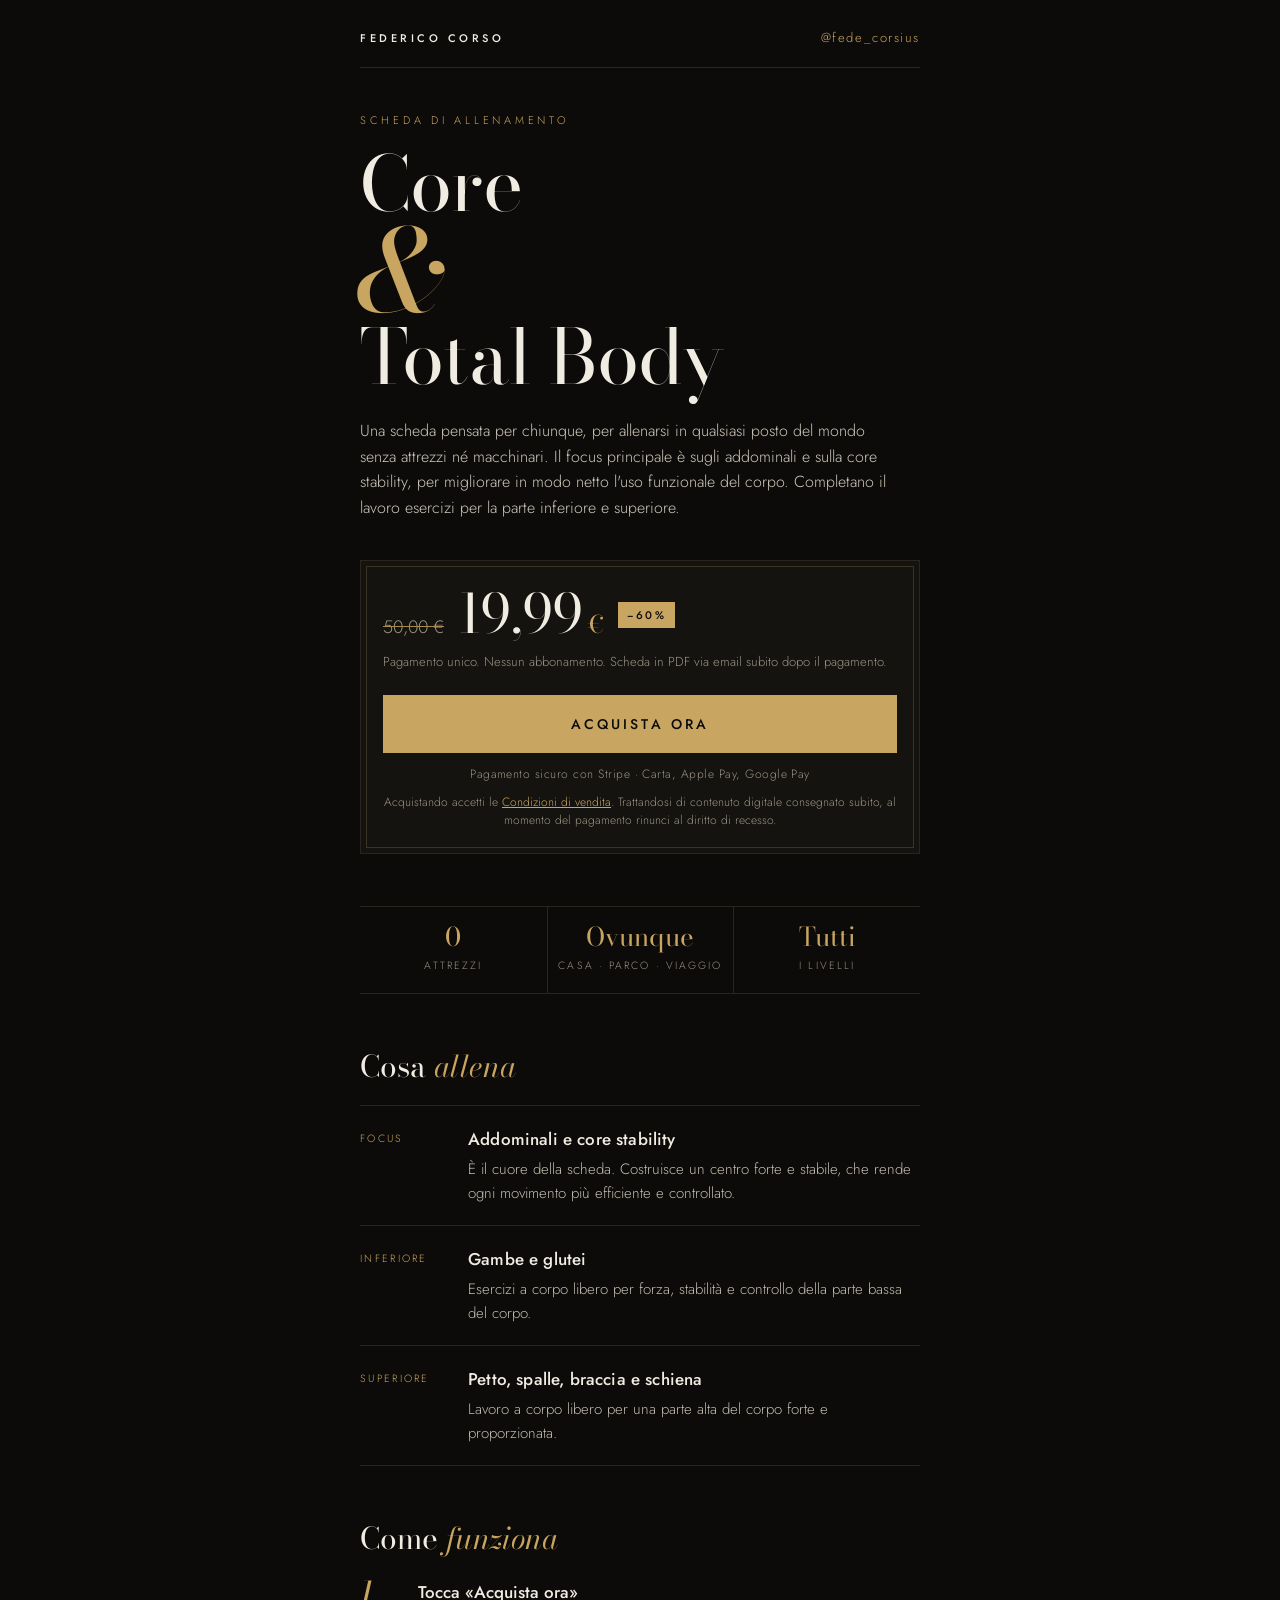
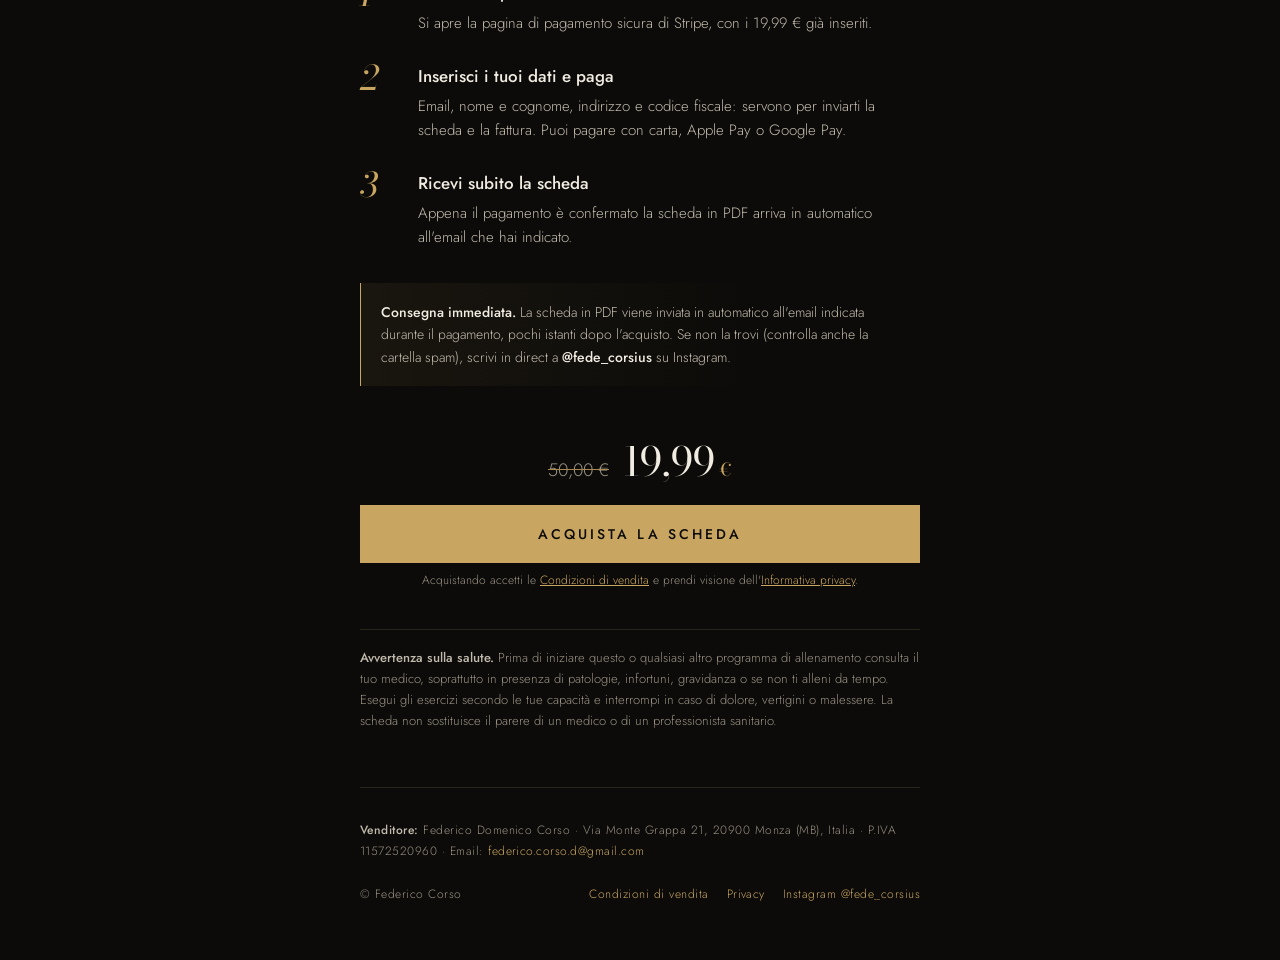
<file: index.html>
<!doctype html>
<html lang="it">
<head>
<meta charset="utf-8">
<meta name="viewport" content="width=device-width, initial-scale=1, viewport-fit=cover">
<meta name="description" content="Scheda di allenamento Core &amp; Total Body di Federico Corso: a corpo libero, ovunque, per tutti i livelli.">
<meta property="og:title" content="Core &amp; Total Body — Federico Corso">
<meta property="og:description" content="Scheda di allenamento a corpo libero. 19,99 € invece di 50 €.">
<title>Core &amp; Total Body</title>
<link rel="stylesheet" href="fonts/fonts.css">
<style>
  :root {
    color-scheme: dark;
    --ink: #0c0b09;
    --ink-2: #15130f;
    --line: #2a261e;
    --gold: #c8a560;
    --gold-soft: #a88a4f;
    --ivory: #f1ece2;
    --muted: #9a9284;
    --display: "Bodoni Moda", "Didot", "Bodoni 72", Georgia, serif;
    --body: "Jost", "Futura", "Century Gothic", system-ui, sans-serif;
  }
  * { box-sizing: border-box; }
  html { background: var(--ink); }
  body {
    margin: 0;
    background: var(--ink);
    color: var(--ivory);
    font-family: var(--body);
    font-weight: 300;
    font-size: 16px;
    line-height: 1.6;
    padding-inline: 20px;
    -webkit-font-smoothing: antialiased;
  }
  .wrap { max-width: 560px; margin: 0 auto; padding-block: 28px 56px; }

  .brand {
    display: flex; justify-content: space-between; align-items: baseline;
    gap: 12px; flex-wrap: wrap;
    font-size: 11px; letter-spacing: .32em; text-transform: uppercase;
    padding-bottom: 18px; border-bottom: 1px solid var(--line);
  }
  .brand strong { font-weight: 500; color: var(--ivory); }
  .brand a { color: var(--gold); text-decoration: none; letter-spacing: .12em; text-transform: none; font-size: 13px; }
  .brand a:hover, .brand a:focus-visible { text-decoration: underline; text-underline-offset: 4px; }

  .hero { padding-block: 44px 8px; }
  .eyebrow {
    font-size: 11px; letter-spacing: .34em; text-transform: uppercase; color: var(--gold);
    margin: 0 0 18px;
  }
  h1 {
    font-family: var(--display); font-weight: 400;
    font-size: clamp(46px, 13vw, 76px); line-height: .95; letter-spacing: -.01em;
    margin: 0; text-wrap: balance;
  }
  h1 .amp {
    display: block; font-style: italic; color: var(--gold);
    font-size: 1.5em; line-height: .8; margin: .06em 0 .02em -.04em;
  }
  .lede { color: #cfc8ba; margin: 26px 0 0; max-width: 34em; }

  .offer {
    margin-top: 40px; padding: 26px 22px 24px;
    background: var(--ink-2); border: 1px solid var(--line);
    position: relative;
  }
  .offer::before {
    content: ""; position: absolute; inset: 5px; border: 1px solid rgba(200,165,96,.22); pointer-events: none;
  }
  .price-row { display: flex; align-items: baseline; gap: 14px; flex-wrap: wrap; }
  .was { color: var(--muted); text-decoration: line-through; text-decoration-color: var(--gold-soft); font-size: 18px; }
  .now { font-family: var(--display); font-size: 54px; line-height: 1; color: var(--ivory); font-variant-numeric: lining-nums; }
  .now small { font-size: .45em; margin-left: 4px; color: var(--gold); }
  .tag {
    font-size: 11px; letter-spacing: .2em; font-weight: 500; text-transform: uppercase;
    color: var(--ink); background: var(--gold); padding: 5px 9px 4px; align-self: center;
  }
  .offer-note { color: var(--muted); font-size: 13px; margin: 10px 0 22px; }

  .cta {
    display: flex; justify-content: center; align-items: center; gap: 10px;
    width: 100%; padding: 18px 20px;
    background: var(--gold); color: var(--ink);
    font-family: var(--body); font-weight: 500; font-size: 14px; letter-spacing: .22em; text-transform: uppercase;
    text-decoration: none; border: 0; cursor: pointer;
    transition: background .25s ease, transform .25s ease;
  }
  .cta:hover { background: #d8b873; }
  .cta:active { transform: translateY(1px); }
  .cta:focus-visible { outline: 2px solid var(--ivory); outline-offset: 3px; }
  .secure { text-align: center; font-size: 12px; color: var(--muted); margin: 12px 0 0; letter-spacing: .04em; }

  h2 {
    font-family: var(--display); font-weight: 400; font-size: 30px; line-height: 1.1;
    margin: 0 0 22px; text-wrap: balance;
  }
  h2 em { color: var(--gold); }
  section.block { padding-top: 56px; }

  .facts { display: grid; grid-template-columns: repeat(3, 1fr); border-top: 1px solid var(--line); border-bottom: 1px solid var(--line); margin-top: 44px; }
  .facts div { padding: 16px 8px; text-align: center; }
  .facts div + div { border-left: 1px solid var(--line); }
  .facts b { display: block; font-family: var(--display); font-weight: 400; font-size: 26px; color: var(--gold); line-height: 1.1; }
  .facts span { font-size: 10.5px; letter-spacing: .2em; text-transform: uppercase; color: var(--muted); }

  .areas { list-style: none; margin: 0; padding: 0; display: grid; gap: 0; }
  .areas li { padding: 20px 0; border-top: 1px solid var(--line); display: grid; grid-template-columns: 92px 1fr; gap: 16px; }
  .areas li:last-child { border-bottom: 1px solid var(--line); }
  .areas .k { font-size: 10.5px; letter-spacing: .22em; text-transform: uppercase; color: var(--gold); padding-top: 5px; }
  .areas h3 { margin: 0 0 4px; font-weight: 500; font-size: 17px; letter-spacing: .01em; }
  .areas p { margin: 0; color: #c2bbad; font-size: 15px; }

  .steps { list-style: none; margin: 0; padding: 0; counter-reset: s; display: grid; gap: 26px; }
  .steps li { counter-increment: s; display: grid; grid-template-columns: 44px 1fr; gap: 14px; }
  .steps li::before {
    content: counter(s); font-family: var(--display); font-style: italic; font-size: 34px; line-height: 1; color: var(--gold);
  }
  .steps h3 { margin: 2px 0 4px; font-weight: 500; font-size: 17px; }
  .steps p { margin: 0; color: #c2bbad; font-size: 15px; }

  .copybox { margin-top: 12px; display: flex; gap: 0; border: 1px solid var(--line); background: var(--ink-2); }
  .copybox code {
    flex: 1; min-width: 0; padding: 11px 12px; font-family: var(--body); font-size: 14px; color: var(--ivory);
    user-select: all; overflow-wrap: anywhere;
  }
  .copybox button {
    flex: none; border: 0; border-left: 1px solid var(--line); background: transparent; color: var(--gold);
    font-family: var(--body); font-size: 11px; letter-spacing: .2em; text-transform: uppercase; padding: 0 14px; cursor: pointer;
  }
  .copybox button:hover { background: #1c1914; }
  .copybox button:focus-visible { outline: 2px solid var(--gold); outline-offset: -2px; }

  .clause {
    margin-top: 34px; padding: 18px 20px; border-left: 1px solid var(--gold);
    font-size: 14px; color: #c2bbad; background: linear-gradient(90deg, rgba(200,165,96,.07), transparent 70%);
  }
  .clause strong { color: var(--ivory); font-weight: 500; }

  .final { margin-top: 56px; text-align: center; }
  .final .now { font-size: 40px; }
  .final .price-row { justify-content: center; margin-bottom: 20px; }

  footer {
    margin-top: 56px; padding-top: 20px; border-top: 1px solid var(--line);
    display: flex; justify-content: space-between; gap: 12px; flex-wrap: wrap;
    font-size: 12px; color: var(--muted); letter-spacing: .04em;
  }
  footer a { color: var(--gold); text-decoration: none; }
  .legal-note { text-align: center; font-size: 12px; color: var(--muted); margin: 8px 0 0; line-height: 1.5; }
  .legal-note a, .seller a { color: var(--gold); }
  .health { margin-top: 40px; font-size: 13px; color: var(--muted); line-height: 1.6; border-top: 1px solid var(--line); padding-top: 18px; }
  .health strong { color: #c2bbad; font-weight: 500; }
  .seller { width: 100%; font-size: 12px; line-height: 1.7; color: var(--muted); }
  .seller strong { color: #c2bbad; font-weight: 500; }
  .footer-links { display: flex; gap: 18px; flex-wrap: wrap; }
  footer a:hover, footer a:focus-visible { text-decoration: underline; text-underline-offset: 3px; }

  @media (max-width: 420px) {
    .areas li { grid-template-columns: 1fr; gap: 6px; }
    .areas .k { padding-top: 0; }
    .facts b { font-size: 22px; }
    .facts span { letter-spacing: .12em; }
  }

  @media (prefers-reduced-motion: no-preference) {
    .hero > *, .offer { animation: rise .9s cubic-bezier(.2,.7,.2,1) both; }
    .hero .eyebrow { animation-delay: .05s; }
    .hero h1 { animation-delay: .12s; }
    .hero .lede { animation-delay: .22s; }
    .offer { animation-delay: .32s; }
    @keyframes rise { from { opacity: .001; transform: translateY(10px); } to { opacity: 1; transform: none; } }
  }
</style>
</head>
<body>

<div class="wrap">
  <header class="brand">
    <strong>Federico Corso</strong>
    <a href="https://www.instagram.com/fede_corsius/" target="_blank" rel="noopener">@fede_corsius</a>
  </header>

  <section class="hero">
    <p class="eyebrow">Scheda di allenamento</p>
    <h1>Core<span class="amp">&amp;</span>Total Body</h1>
    <p class="lede">Una scheda pensata per chiunque, per allenarsi in qualsiasi posto del mondo senza attrezzi né macchinari. Il focus principale è sugli addominali e sulla core stability, per migliorare in modo netto l'uso funzionale del corpo. Completano il lavoro esercizi per la parte inferiore e superiore.</p>

    <div class="offer" id="acquista">
      <div class="price-row">
        <span class="was">50,00 €</span>
        <span class="now">19,99<small>€</small></span>
        <span class="tag">−60%</span>
      </div>
      <p class="offer-note">Pagamento unico. Nessun abbonamento. Scheda in PDF via email subito dopo il pagamento.</p>
      <a class="cta" href="https://buy.stripe.com/00w5kC1Aj55geYA4XX3ks00">Acquista ora</a>
      <p class="secure">Pagamento sicuro con Stripe · Carta, Apple Pay, Google Pay</p>
      <p class="legal-note">Acquistando accetti le <a href="condizioni.html">Condizioni di vendita</a>. Trattandosi di contenuto digitale consegnato subito, al momento del pagamento rinunci al diritto di recesso.</p>
    </div>
  </section>

  <div class="facts" aria-label="In breve">
    <div><b>0</b><span>Attrezzi</span></div>
    <div><b>Ovunque</b><span>Casa · Parco · Viaggio</span></div>
    <div><b>Tutti</b><span>I livelli</span></div>
  </div>

  <section class="block">
    <h2>Cosa <em>allena</em></h2>
    <ul class="areas">
      <li>
        <span class="k">Focus</span>
        <div><h3>Addominali e core stability</h3><p>È il cuore della scheda. Costruisce un centro forte e stabile, che rende ogni movimento più efficiente e controllato.</p></div>
      </li>
      <li>
        <span class="k">Inferiore</span>
        <div><h3>Gambe e glutei</h3><p>Esercizi a corpo libero per forza, stabilità e controllo della parte bassa del corpo.</p></div>
      </li>
      <li>
        <span class="k">Superiore</span>
        <div><h3>Petto, spalle, braccia e schiena</h3><p>Lavoro a corpo libero per una parte alta del corpo forte e proporzionata.</p></div>
      </li>
    </ul>
  </section>

  <section class="block">
    <h2>Come <em>funziona</em></h2>
    <ol class="steps">
      <li>
        <div>
          <h3>Tocca «Acquista ora»</h3>
          <p>Si apre la pagina di pagamento sicura di Stripe, con i 19,99 € già inseriti.</p>
        </div>
      </li>
      <li>
        <div>
          <h3>Inserisci i tuoi dati e paga</h3>
          <p>Email, nome e cognome, indirizzo e codice fiscale: servono per inviarti la scheda e la fattura. Puoi pagare con carta, Apple Pay o Google Pay.</p>
        </div>
      </li>
      <li>
        <div>
          <h3>Ricevi subito la scheda</h3>
          <p>Appena il pagamento è confermato la scheda in PDF arriva in automatico all'email che hai indicato.</p>
        </div>
      </li>
    </ol>

    <p class="clause"><strong>Consegna immediata.</strong> La scheda in PDF viene inviata in automatico all'email indicata durante il pagamento, pochi istanti dopo l'acquisto. Se non la trovi (controlla anche la cartella spam), scrivi in direct a <strong>@fede_corsius</strong> su Instagram.</p>
  </section>

  <section class="final">
    <div class="price-row">
      <span class="was">50,00 €</span>
      <span class="now">19,99<small>€</small></span>
    </div>
    <a class="cta" href="https://buy.stripe.com/00w5kC1Aj55geYA4XX3ks00">Acquista la scheda</a>
    <p class="legal-note">Acquistando accetti le <a href="condizioni.html">Condizioni di vendita</a> e prendi visione dell'<a href="privacy.html">Informativa privacy</a>.</p>
  </section>

  <p class="health"><strong>Avvertenza sulla salute.</strong> Prima di iniziare questo o qualsiasi altro programma di allenamento consulta il tuo medico, soprattutto in presenza di patologie, infortuni, gravidanza o se non ti alleni da tempo. Esegui gli esercizi secondo le tue capacità e interrompi in caso di dolore, vertigini o malessere. La scheda non sostituisce il parere di un medico o di un professionista sanitario.</p>

  <footer>
    <p class="seller"><strong>Venditore:</strong> Federico Domenico Corso · Via Monte Grappa 21, 20900 Monza (MB), Italia · P.IVA 11572520960 · Email: <a href="mailto:federico.corso.d@gmail.com">federico.corso.d@gmail.com</a></p>
    <span>© Federico Corso</span>
    <span class="footer-links">
      <a href="condizioni.html">Condizioni di vendita</a>
      <a href="privacy.html">Privacy</a>
      <a href="https://www.instagram.com/fede_corsius/" target="_blank" rel="noopener">Instagram @fede_corsius</a>
    </span>
  </footer>
</div>

</body>
</html>
</file>
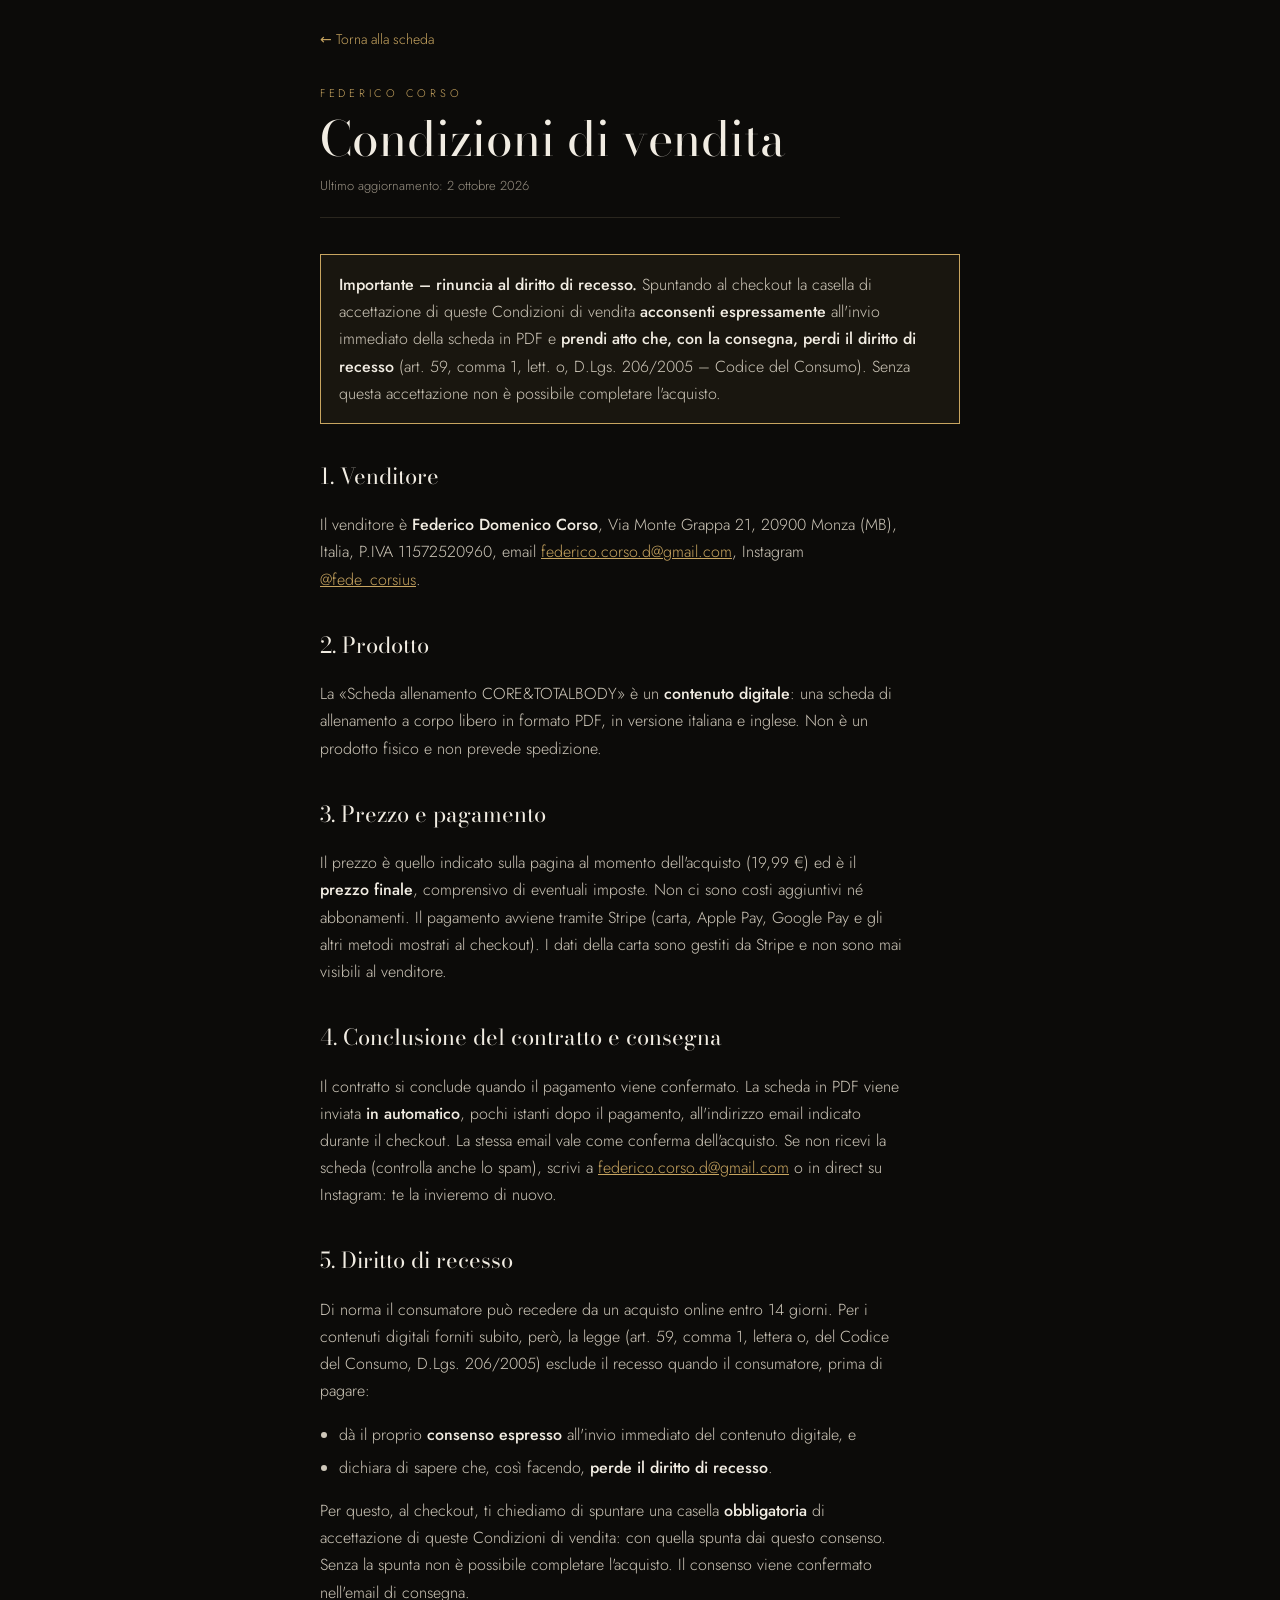
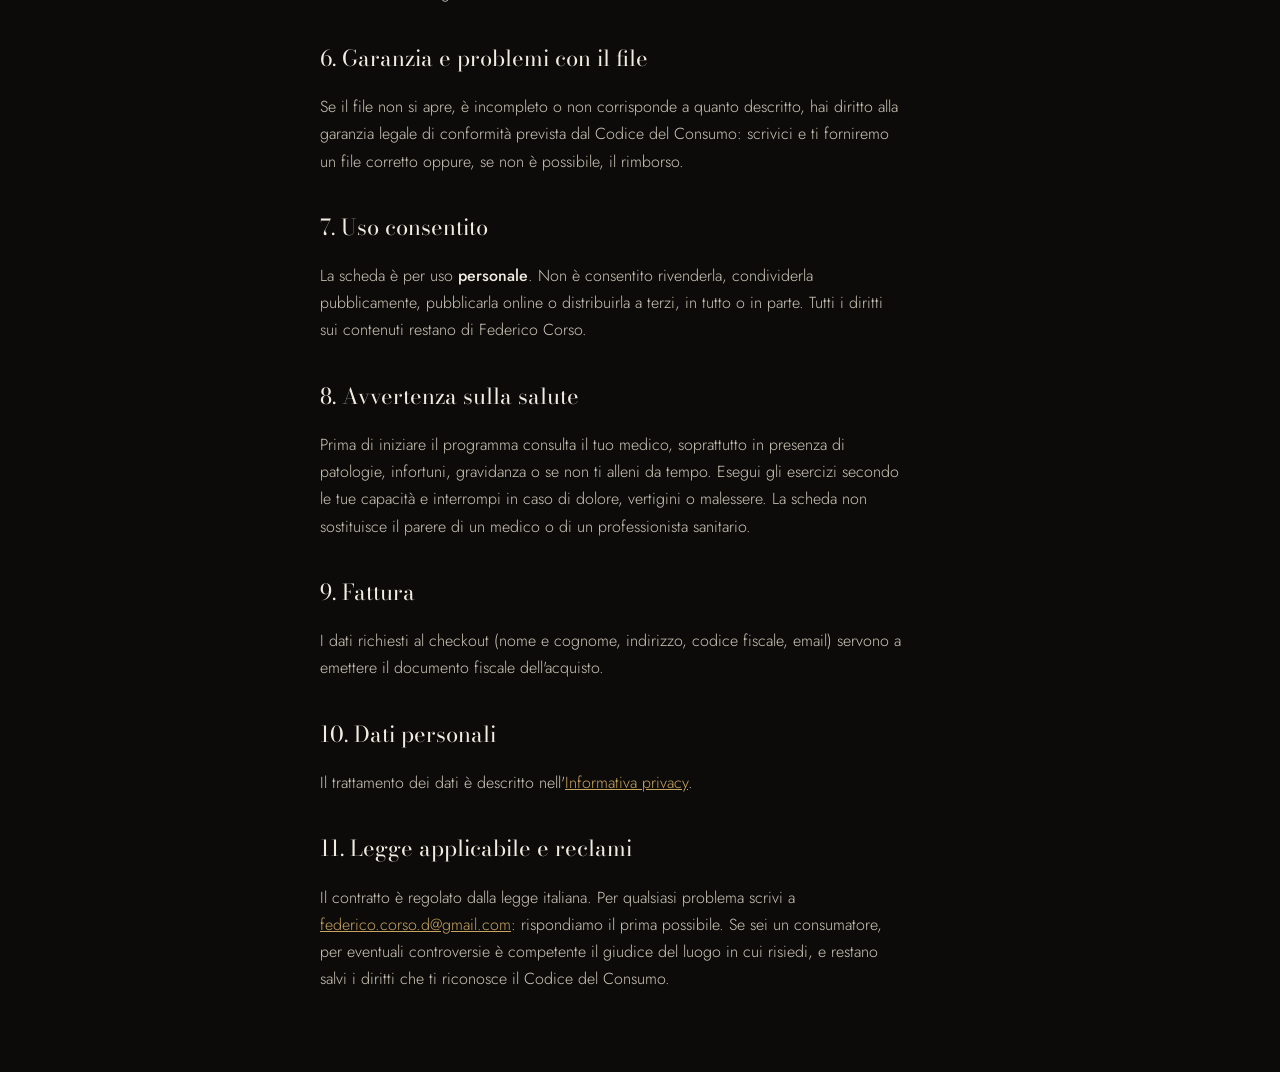
<file: condizioni.html>
<!doctype html>
<html lang="it">
<head>
<meta charset="utf-8">
<meta name="viewport" content="width=device-width, initial-scale=1, viewport-fit=cover">
<title>Condizioni di vendita – Core &amp; Total Body</title>
<link rel="stylesheet" href="fonts/fonts.css">
<link rel="stylesheet" href="legale.css">
</head>
<body>
<main class="wrap">
  <p class="back"><a href="./">← Torna alla scheda</a></p>
  <p class="eyebrow">Federico Corso</p>
  <h1>Condizioni di vendita</h1>
  <p class="updated">Ultimo aggiornamento: 2 ottobre 2026</p>

  <div class="avviso" role="note">
    <p><strong>Importante – rinuncia al diritto di recesso.</strong> Spuntando al checkout la casella di accettazione di queste Condizioni di vendita <strong>acconsenti espressamente</strong> all'invio immediato della scheda in PDF e <strong>prendi atto che, con la consegna, perdi il diritto di recesso</strong> (art. 59, comma 1, lett. o, D.Lgs. 206/2005 – Codice del Consumo). Senza questa accettazione non è possibile completare l'acquisto.</p>
  </div>

  <h2>1. Venditore</h2>
  <p>Il venditore è <strong>Federico Domenico Corso</strong>, Via Monte Grappa 21, 20900 Monza (MB), Italia, P.IVA 11572520960, email <a href="mailto:federico.corso.d@gmail.com">federico.corso.d@gmail.com</a>, Instagram <a href="https://www.instagram.com/fede_corsius/" target="_blank" rel="noopener">@fede_corsius</a>.</p>

  <h2>2. Prodotto</h2>
  <p>La «Scheda allenamento CORE&amp;TOTALBODY» è un <strong>contenuto digitale</strong>: una scheda di allenamento a corpo libero in formato PDF, in versione italiana e inglese. Non è un prodotto fisico e non prevede spedizione.</p>

  <h2>3. Prezzo e pagamento</h2>
  <p>Il prezzo è quello indicato sulla pagina al momento dell'acquisto (19,99 €) ed è il <strong>prezzo finale</strong>, comprensivo di eventuali imposte. Non ci sono costi aggiuntivi né abbonamenti. Il pagamento avviene tramite Stripe (carta, Apple Pay, Google Pay e gli altri metodi mostrati al checkout). I dati della carta sono gestiti da Stripe e non sono mai visibili al venditore.</p>

  <h2>4. Conclusione del contratto e consegna</h2>
  <p>Il contratto si conclude quando il pagamento viene confermato. La scheda in PDF viene inviata <strong>in automatico</strong>, pochi istanti dopo il pagamento, all'indirizzo email indicato durante il checkout. La stessa email vale come conferma dell'acquisto. Se non ricevi la scheda (controlla anche lo spam), scrivi a <a href="mailto:federico.corso.d@gmail.com">federico.corso.d@gmail.com</a> o in direct su Instagram: te la invieremo di nuovo.</p>

  <h2>5. Diritto di recesso</h2>
  <p>Di norma il consumatore può recedere da un acquisto online entro 14 giorni. Per i contenuti digitali forniti subito, però, la legge (art. 59, comma 1, lettera o, del Codice del Consumo, D.Lgs. 206/2005) esclude il recesso quando il consumatore, prima di pagare:</p>
  <ul>
    <li>dà il proprio <strong>consenso espresso</strong> all'invio immediato del contenuto digitale, e</li>
    <li>dichiara di sapere che, così facendo, <strong>perde il diritto di recesso</strong>.</li>
  </ul>
  <p>Per questo, al checkout, ti chiediamo di spuntare una casella <strong>obbligatoria</strong> di accettazione di queste Condizioni di vendita: con quella spunta dai questo consenso. Senza la spunta non è possibile completare l'acquisto. Il consenso viene confermato nell'email di consegna.</p>

  <h2>6. Garanzia e problemi con il file</h2>
  <p>Se il file non si apre, è incompleto o non corrisponde a quanto descritto, hai diritto alla garanzia legale di conformità prevista dal Codice del Consumo: scrivici e ti forniremo un file corretto oppure, se non è possibile, il rimborso.</p>

  <h2>7. Uso consentito</h2>
  <p>La scheda è per uso <strong>personale</strong>. Non è consentito rivenderla, condividerla pubblicamente, pubblicarla online o distribuirla a terzi, in tutto o in parte. Tutti i diritti sui contenuti restano di Federico Corso.</p>

  <h2>8. Avvertenza sulla salute</h2>
  <p>Prima di iniziare il programma consulta il tuo medico, soprattutto in presenza di patologie, infortuni, gravidanza o se non ti alleni da tempo. Esegui gli esercizi secondo le tue capacità e interrompi in caso di dolore, vertigini o malessere. La scheda non sostituisce il parere di un medico o di un professionista sanitario.</p>

  <h2>9. Fattura</h2>
  <p>I dati richiesti al checkout (nome e cognome, indirizzo, codice fiscale, email) servono a emettere il documento fiscale dell'acquisto.</p>

  <h2>10. Dati personali</h2>
  <p>Il trattamento dei dati è descritto nell'<a href="privacy.html">Informativa privacy</a>.</p>

  <h2>11. Legge applicabile e reclami</h2>
  <p>Il contratto è regolato dalla legge italiana. Per qualsiasi problema scrivi a <a href="mailto:federico.corso.d@gmail.com">federico.corso.d@gmail.com</a>: rispondiamo il prima possibile. Se sei un consumatore, per eventuali controversie è competente il giudice del luogo in cui risiedi, e restano salvi i diritti che ti riconosce il Codice del Consumo.</p>
</main>
</body>
</html>
</file>
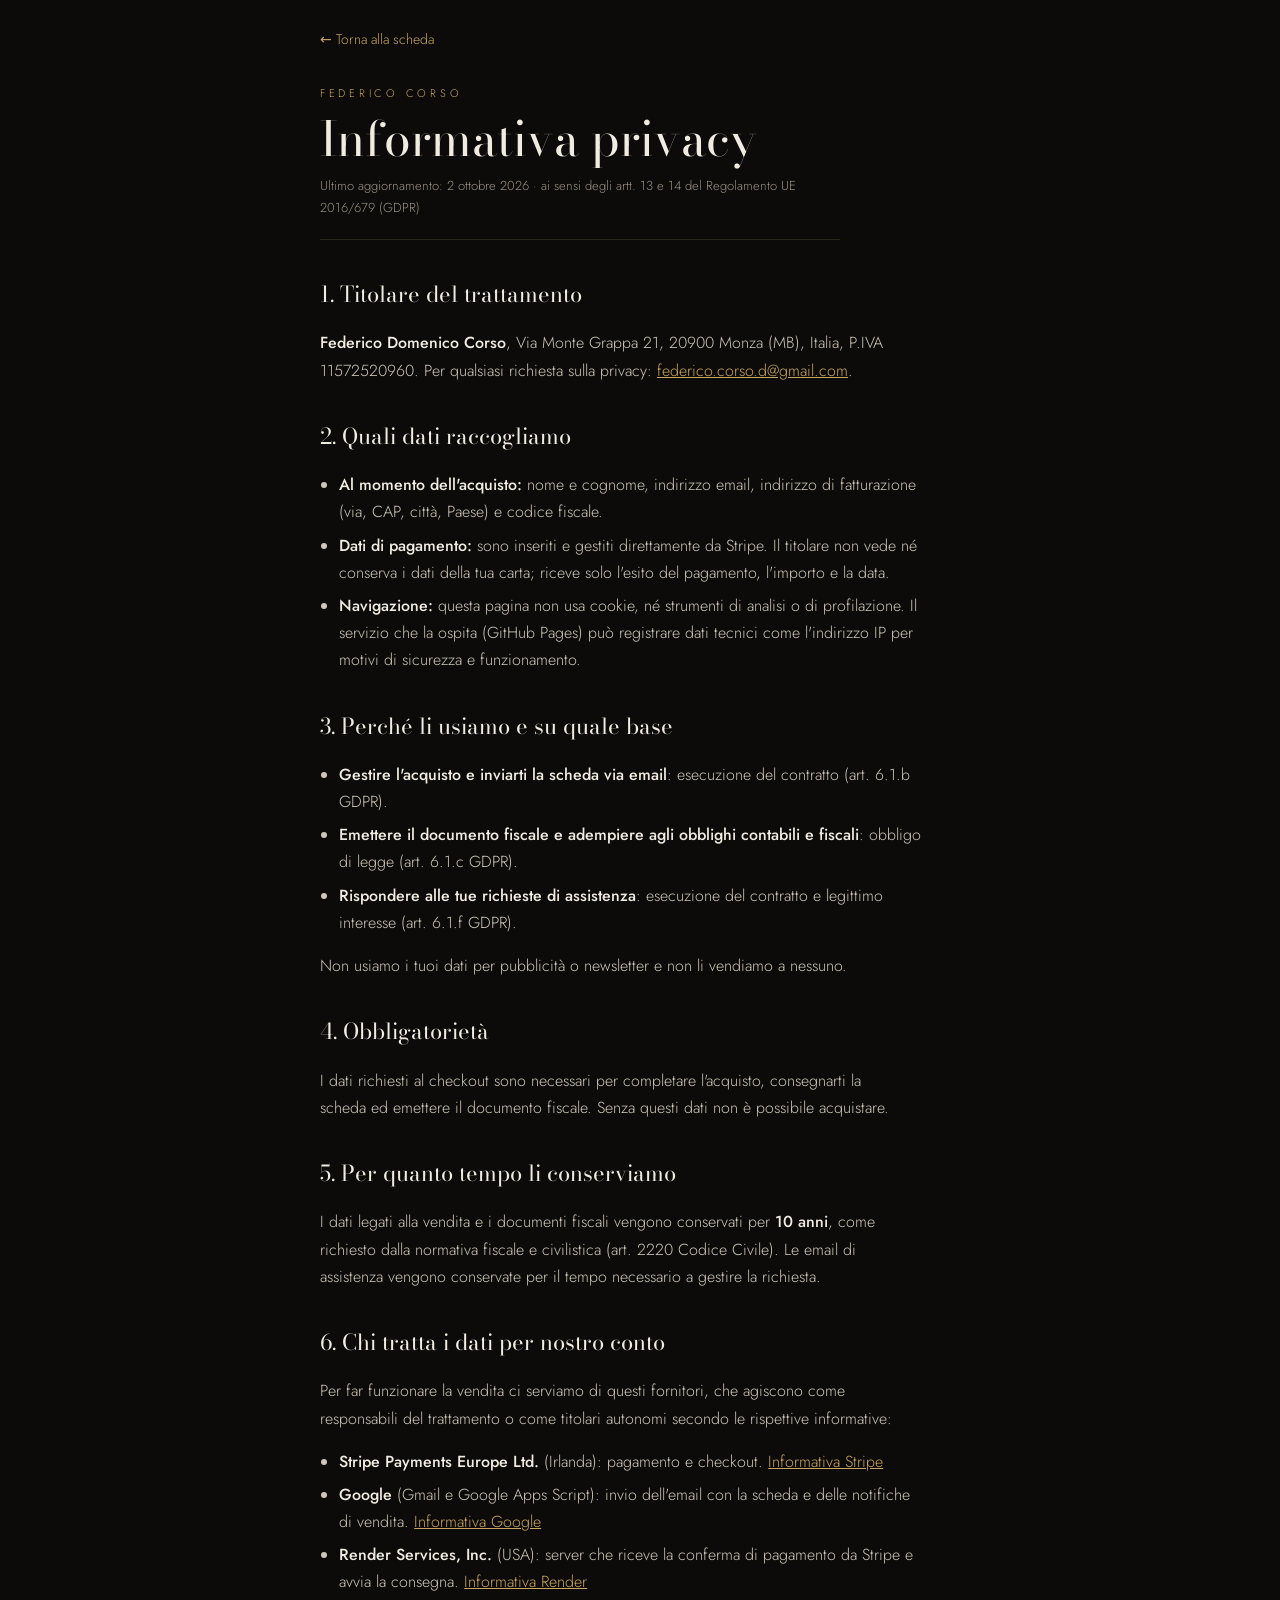
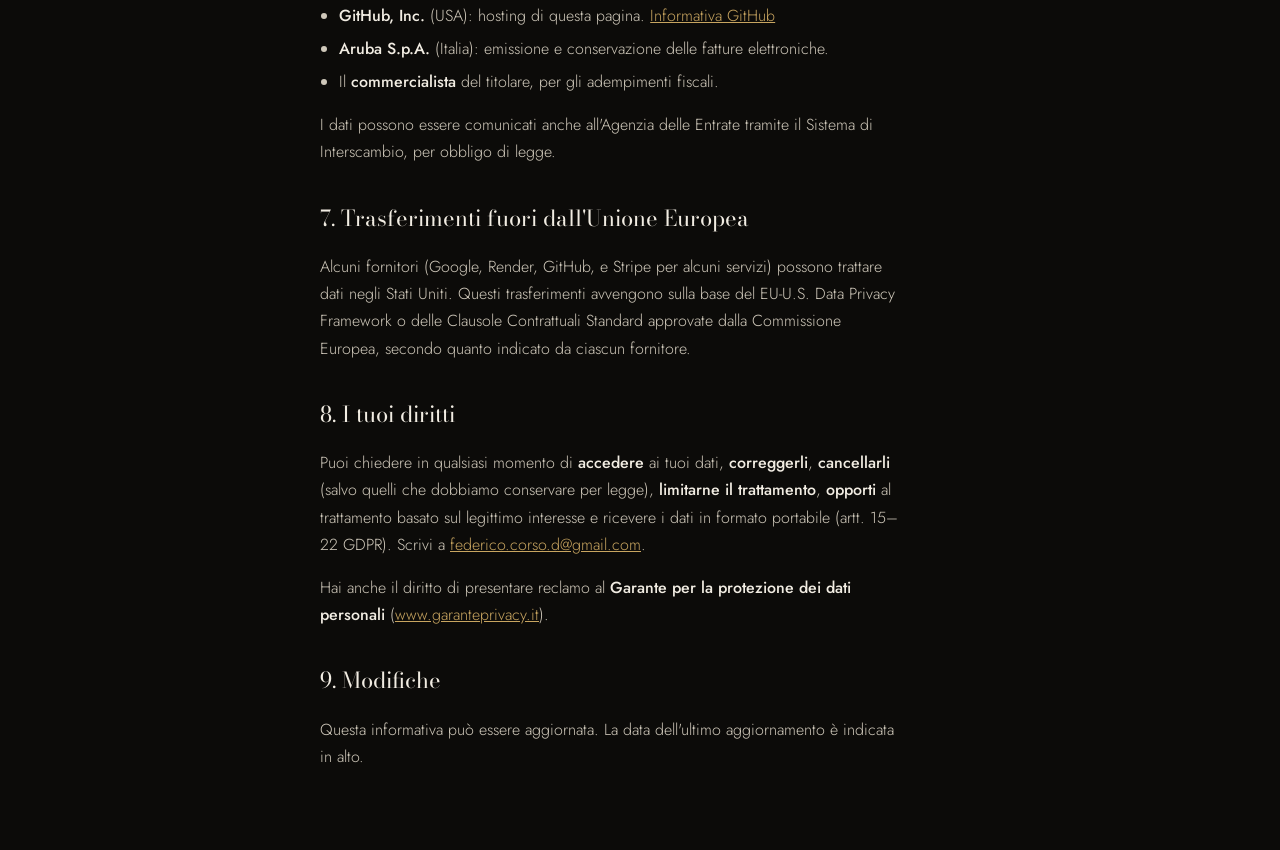
<file: privacy.html>
<!doctype html>
<html lang="it">
<head>
<meta charset="utf-8">
<meta name="viewport" content="width=device-width, initial-scale=1, viewport-fit=cover">
<title>Informativa privacy – Core &amp; Total Body</title>
<link rel="stylesheet" href="fonts/fonts.css">
<link rel="stylesheet" href="legale.css">
</head>
<body>
<main class="wrap">
  <p class="back"><a href="./">← Torna alla scheda</a></p>
  <p class="eyebrow">Federico Corso</p>
  <h1>Informativa privacy</h1>
  <p class="updated">Ultimo aggiornamento: 2 ottobre 2026 · ai sensi degli artt. 13 e 14 del Regolamento UE 2016/679 (GDPR)</p>

  <h2>1. Titolare del trattamento</h2>
  <p><strong>Federico Domenico Corso</strong>, Via Monte Grappa 21, 20900 Monza (MB), Italia, P.IVA 11572520960. Per qualsiasi richiesta sulla privacy: <a href="mailto:federico.corso.d@gmail.com">federico.corso.d@gmail.com</a>.</p>

  <h2>2. Quali dati raccogliamo</h2>
  <ul>
    <li><strong>Al momento dell'acquisto:</strong> nome e cognome, indirizzo email, indirizzo di fatturazione (via, CAP, città, Paese) e codice fiscale.</li>
    <li><strong>Dati di pagamento:</strong> sono inseriti e gestiti direttamente da Stripe. Il titolare non vede né conserva i dati della tua carta; riceve solo l'esito del pagamento, l'importo e la data.</li>
    <li><strong>Navigazione:</strong> questa pagina non usa cookie, né strumenti di analisi o di profilazione. Il servizio che la ospita (GitHub Pages) può registrare dati tecnici come l'indirizzo IP per motivi di sicurezza e funzionamento.</li>
  </ul>

  <h2>3. Perché li usiamo e su quale base</h2>
  <ul>
    <li><strong>Gestire l'acquisto e inviarti la scheda via email</strong>: esecuzione del contratto (art. 6.1.b GDPR).</li>
    <li><strong>Emettere il documento fiscale e adempiere agli obblighi contabili e fiscali</strong>: obbligo di legge (art. 6.1.c GDPR).</li>
    <li><strong>Rispondere alle tue richieste di assistenza</strong>: esecuzione del contratto e legittimo interesse (art. 6.1.f GDPR).</li>
  </ul>
  <p>Non usiamo i tuoi dati per pubblicità o newsletter e non li vendiamo a nessuno.</p>

  <h2>4. Obbligatorietà</h2>
  <p>I dati richiesti al checkout sono necessari per completare l'acquisto, consegnarti la scheda ed emettere il documento fiscale. Senza questi dati non è possibile acquistare.</p>

  <h2>5. Per quanto tempo li conserviamo</h2>
  <p>I dati legati alla vendita e i documenti fiscali vengono conservati per <strong>10 anni</strong>, come richiesto dalla normativa fiscale e civilistica (art. 2220 Codice Civile). Le email di assistenza vengono conservate per il tempo necessario a gestire la richiesta.</p>

  <h2>6. Chi tratta i dati per nostro conto</h2>
  <p>Per far funzionare la vendita ci serviamo di questi fornitori, che agiscono come responsabili del trattamento o come titolari autonomi secondo le rispettive informative:</p>
  <ul>
    <li><strong>Stripe Payments Europe Ltd.</strong> (Irlanda): pagamento e checkout. <a href="https://stripe.com/it/privacy" target="_blank" rel="noopener">Informativa Stripe</a></li>
    <li><strong>Google</strong> (Gmail e Google Apps Script): invio dell'email con la scheda e delle notifiche di vendita. <a href="https://policies.google.com/privacy?hl=it" target="_blank" rel="noopener">Informativa Google</a></li>
    <li><strong>Render Services, Inc.</strong> (USA): server che riceve la conferma di pagamento da Stripe e avvia la consegna. <a href="https://render.com/privacy" target="_blank" rel="noopener">Informativa Render</a></li>
    <li><strong>GitHub, Inc.</strong> (USA): hosting di questa pagina. <a href="https://docs.github.com/it/site-policy/privacy-policies/github-general-privacy-statement" target="_blank" rel="noopener">Informativa GitHub</a></li>
    <li><strong>Aruba S.p.A.</strong> (Italia): emissione e conservazione delle fatture elettroniche.</li>
    <li>Il <strong>commercialista</strong> del titolare, per gli adempimenti fiscali.</li>
  </ul>
  <p>I dati possono essere comunicati anche all'Agenzia delle Entrate tramite il Sistema di Interscambio, per obbligo di legge.</p>

  <h2>7. Trasferimenti fuori dall'Unione Europea</h2>
  <p>Alcuni fornitori (Google, Render, GitHub, e Stripe per alcuni servizi) possono trattare dati negli Stati Uniti. Questi trasferimenti avvengono sulla base del EU-U.S. Data Privacy Framework o delle Clausole Contrattuali Standard approvate dalla Commissione Europea, secondo quanto indicato da ciascun fornitore.</p>

  <h2>8. I tuoi diritti</h2>
  <p>Puoi chiedere in qualsiasi momento di <strong>accedere</strong> ai tuoi dati, <strong>correggerli</strong>, <strong>cancellarli</strong> (salvo quelli che dobbiamo conservare per legge), <strong>limitarne il trattamento</strong>, <strong>opporti</strong> al trattamento basato sul legittimo interesse e ricevere i dati in formato portabile (artt. 15–22 GDPR). Scrivi a <a href="mailto:federico.corso.d@gmail.com">federico.corso.d@gmail.com</a>.</p>
  <p>Hai anche il diritto di presentare reclamo al <strong>Garante per la protezione dei dati personali</strong> (<a href="https://www.garanteprivacy.it" target="_blank" rel="noopener">www.garanteprivacy.it</a>).</p>

  <h2>9. Modifiche</h2>
  <p>Questa informativa può essere aggiornata. La data dell'ultimo aggiornamento è indicata in alto.</p>
</main>
</body>
</html>
</file>
<file: fonts/fonts.css>
/* Font ospitati sul sito (niente richieste ai server di Google). Licenza: SIL Open Font License. */
@font-face { font-family: 'Bodoni Moda'; font-style: normal; font-weight: 400 500; font-display: swap; src: url(bodoni-moda.woff2) format('woff2'); }
@font-face { font-family: 'Bodoni Moda'; font-style: italic; font-weight: 400; font-display: swap; src: url(bodoni-moda-italic.woff2) format('woff2'); }
@font-face { font-family: 'Jost'; font-style: normal; font-weight: 300 500; font-display: swap; src: url(jost.woff2) format('woff2'); }
</file>
<file: legale.css>
/* Stile delle pagine legali: stessi colori e caratteri della pagina principale. */
:root {
  color-scheme: dark;
  --ink: #0c0b09;
  --line: #2a261e;
  --gold: #c8a560;
  --ivory: #f1ece2;
  --text: #cfc8ba;
  --muted: #9a9284;
  --display: "Bodoni Moda", "Didot", "Bodoni 72", Georgia, serif;
  --body: "Jost", "Futura", "Century Gothic", system-ui, sans-serif;
}
* { box-sizing: border-box; }
html, body { background: var(--ink); }
body {
  margin: 0;
  color: var(--text);
  font-family: var(--body);
  font-weight: 300;
  font-size: 16px;
  line-height: 1.7;
  padding-inline: 20px;
  -webkit-font-smoothing: antialiased;
}
.wrap { max-width: 640px; margin: 0 auto; padding-block: 28px 64px; }
a { color: var(--gold); }
a:focus-visible { outline: 2px solid var(--gold); outline-offset: 2px; }
.back { margin: 0 0 32px; font-size: 14px; }
.back a { text-decoration: none; }
.eyebrow { font-size: 11px; letter-spacing: .34em; text-transform: uppercase; color: var(--gold); margin: 0 0 12px; }
h1 { font-family: var(--display); font-weight: 400; color: var(--ivory); font-size: clamp(34px, 8vw, 48px); line-height: 1.05; margin: 0 0 10px; text-wrap: balance; }
.updated { font-size: 13px; color: var(--muted); margin: 0 0 36px; padding-bottom: 20px; border-bottom: 1px solid var(--line); }
h2 { font-family: var(--display); font-weight: 400; color: var(--ivory); font-size: 22px; margin: 34px 0 10px; }
p, li { max-width: 65ch; }
ul { padding-left: 1.2em; }
li { margin-bottom: 6px; }
strong { color: var(--ivory); font-weight: 500; }
.avviso { border: 1px solid var(--gold); padding: 16px 18px; margin: 0 0 8px; background: rgba(200, 165, 96, .07); }
.avviso p { margin: 0; }
</file>
